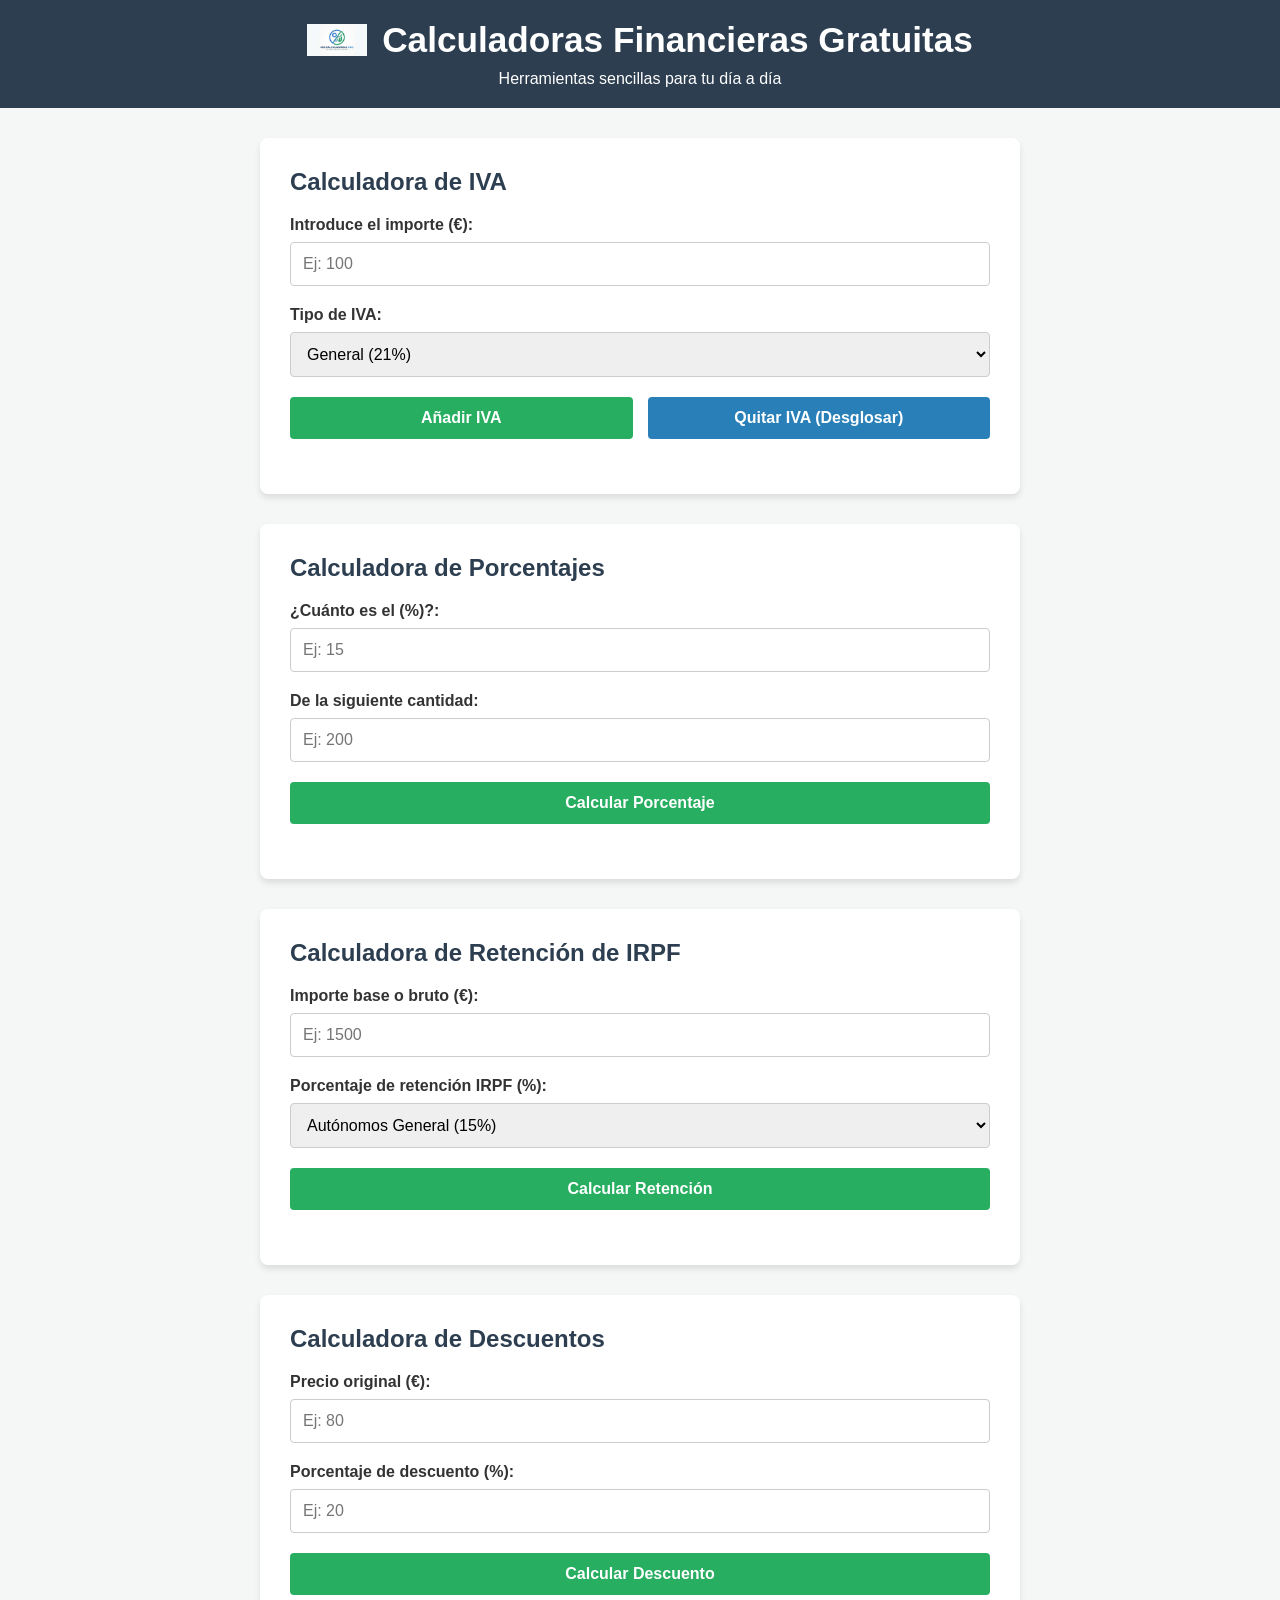
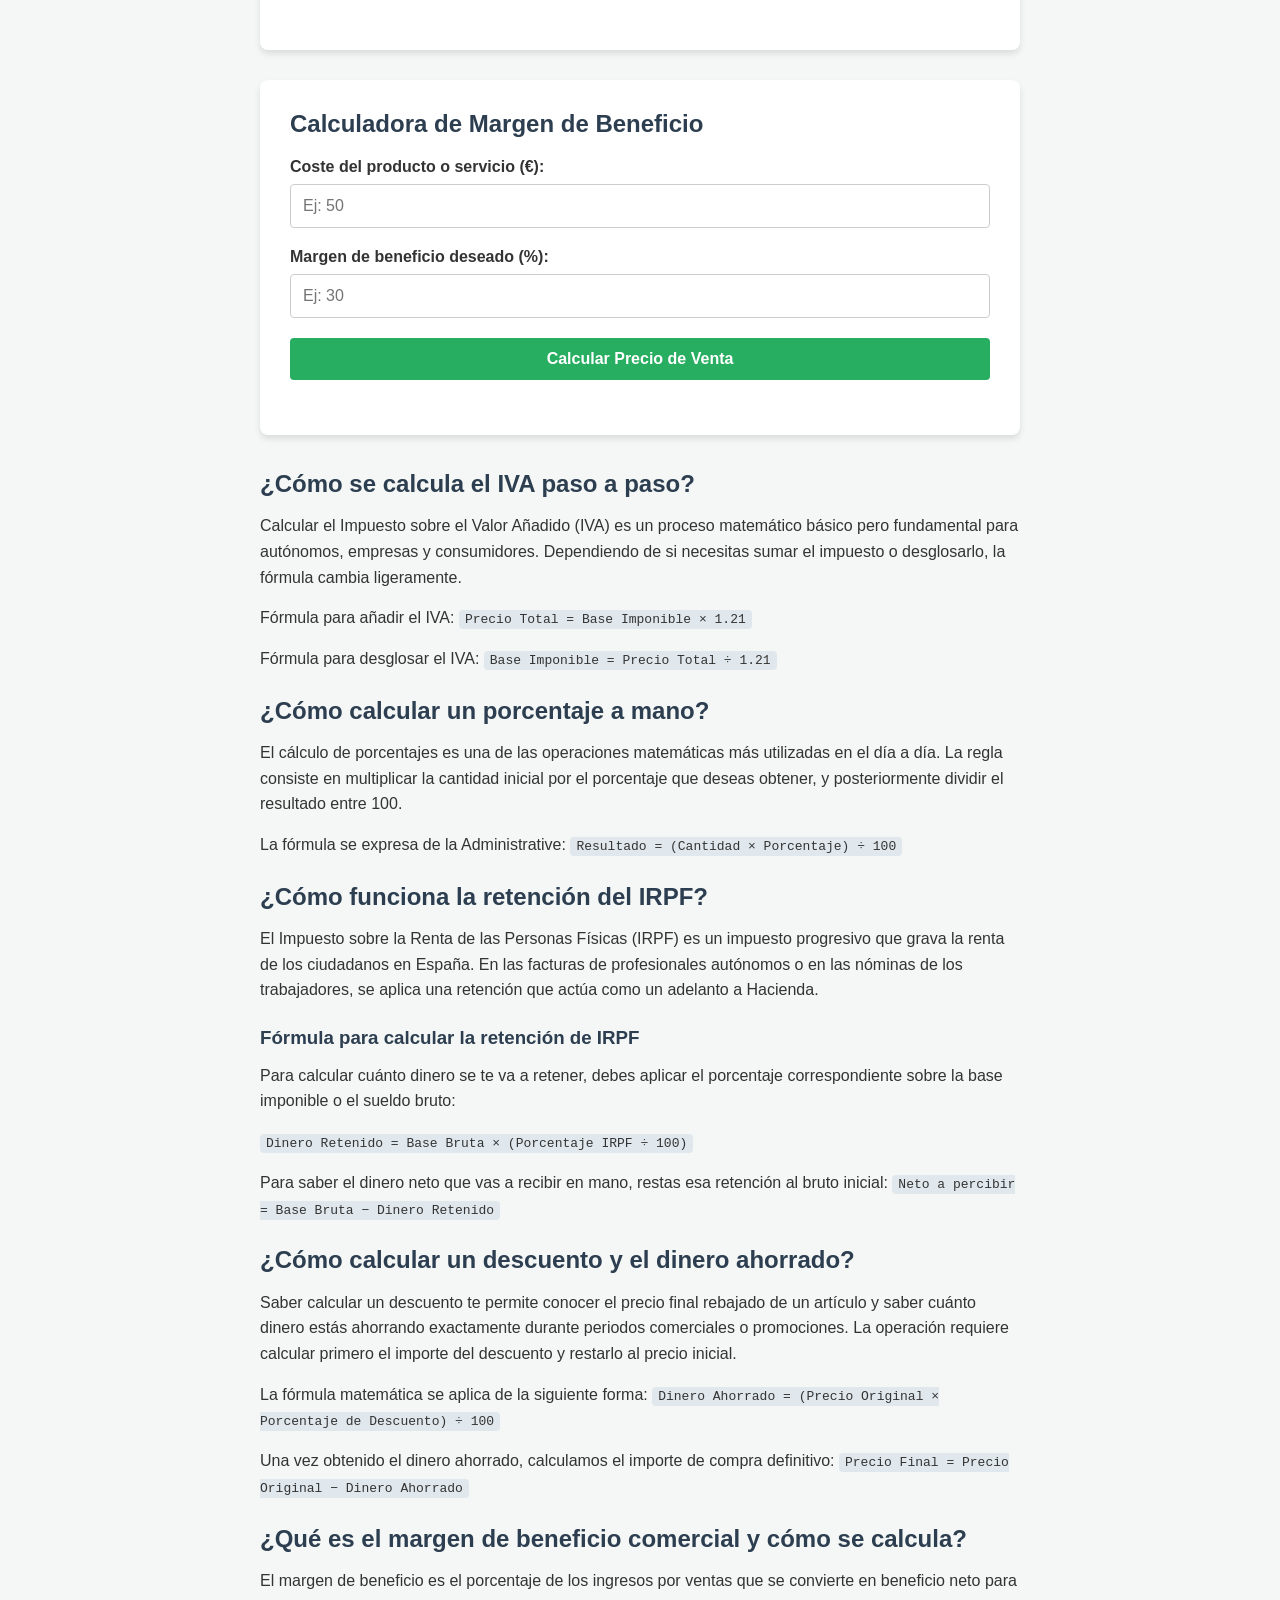
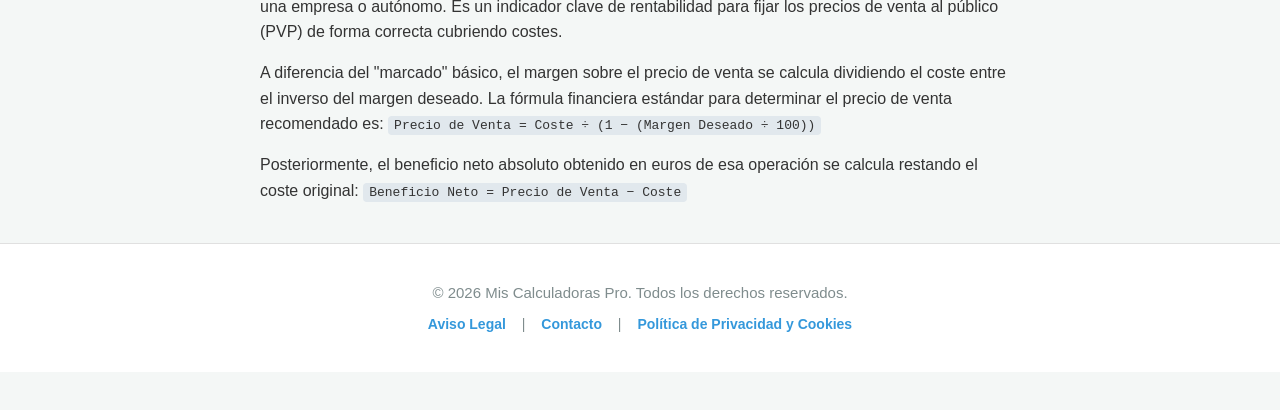
<file: index.html>
<!DOCTYPE html>
<html lang="es">
<head>
    <!-- Google tag (gtag.js) -->
    <script async src="https://www.googletagmanager.com/gtag/js?id=G-JSTEZ85753"></script>
    <script>
      window.dataLayer = window.dataLayer || [];
      function gtag(){dataLayer.push(arguments);}
      gtag('js', new Date());

      gtag('config', 'G-JSTEZ85753');
    </script>
    <link rel="canonical" href="https://miscalculadoraspro.com" />
    <link rel="icon" type="image/jpeg" href="logo.jpg" />
    <meta charset="UTF-8">
    <meta name="viewport" content="width=device-width, initial-scale=1.0">
    <title>Calculadora de IVA, IRPF, Porcentajes y Descuentos Online</title>
    <meta name="description" content="Calculadoras financieras online gratis. Calcula y desglosa el IVA (21%, 10%, 4%), retenciones de IRPF para autónomos, porcentajes, descuentos en rebajas y margen comercial al instante.">
    <link rel="stylesheet" href="styles.css">
    <script async src="https://pagead2.googlesyndication.com/pagead/js/adsbygoogle.js?client=ca-pub-8888754053179200" crossorigin="anonymous"></script>


</head>

<body>

    <header style="display: flex; flex-direction: column; align-items: center; justify-content: center; padding: 20px; text-align: center;">
        <div class="logo-contenedor" style="display: flex; align-items: center; justify-content: center; gap: 15px; margin-bottom: 5px;">
            <img src="logo.jpg" alt="Logo Mis Calculadoras Pro" style="width: 60px; height: auto; object-fit: contain;">
            <h1 style="margin: 0; font-size: 2.2rem;">Calculadoras Financieras Gratuitas</h1>
        </div>
        <p style="margin: 5px 0 0 0;">Herramientas sencillas para tu día a día</p>
    </header>


    <main class="contenedor">
        <!-- 1. CALCULADORA DE IVA -->
        <section class="caja-calculadora">
            <h2>Calculadora de IVA</h2>
            <div class="grupo-input">
                <label for="cantidad">Introduce el importe (€):</label>
                <input type="number" id="cantidad" placeholder="Ej: 100" min="0">
            </div>
            <div class="grupo-input">
                <label for="tipoIva">Tipo de IVA:</label>
                <select id="tipoIva">
                    <option value="21">General (21%)</option>
                    <option value="10">Reducido (10%)</option>
                    <option value="4">Superreducido (4%)</option>
                </select>
            </div>
            <div class="botones">
                <button onclick="calcularIva(true)">Añadir IVA</button>
                <button onclick="calcularIva(false)">Quitar IVA (Desglosar)</button>
            </div>
            <div id="resultado" class="resultado hidden">
                <p><strong>Base Imponible:</strong> <span id="resBase">0</span>€</p>
                <p><strong>Importe del IVA:</strong> <span id="resIva">0</span>€</p>
                <p class="total"><strong>Total:</strong> <span id="resTotal">0</span>€</p>
            </div>
        </section>

        <!-- 2. CALCULADORA DE PORCENTAJES -->
        <section class="caja-calculadora">
            <h2>Calculadora de Porcentajes</h2>
            <div class="grupo-input">
                <label for="porcentajeNum">¿Cuánto es el (%)?:</label>
                <input type="number" id="porcentajeNum" placeholder="Ej: 15" min="0">
            </div>
            <div class="grupo-input">
                <label for="totalNum">De la siguiente cantidad:</label>
                <input type="number" id="totalNum" placeholder="Ej: 200" min="0">
            </div>
            <div class="botones">
                <button onclick="calcularPorcentaje()">Calcular Porcentaje</button>
            </div>
            <div id="resultadoPorcentaje" class="resultado hidden">
                <p class="total"><strong>El resultado es:</strong> <span id="resPorcentaje">0</span></p>
            </div>
        </section>

        <!-- 3. CALCULADORA DE IRPF -->
        <section class="caja-calculadora">
            <h2>Calculadora de Retención de IRPF</h2>
            <div class="grupo-input">
                <label for="baseIrpf">Importe base o bruto (€):</label>
                <input type="number" id="baseIrpf" placeholder="Ej: 1500" min="0">
            </div>
            <div class="grupo-input">
                <label for="tipoIrpf">Porcentaje de retención IRPF (%):</label>
                <select id="tipoIrpf">
                    <option value="15">Autónomos General (15%)</option>
                    <option value="7">Autónomos Nuevos (7%)</option>
                    <option value="19">Capital / Alquileres (19%)</option>
                    <option value="2">Trabajadores Temporal (2%)</option>
                </select>
            </div>
            <div class="botones">
                <button onclick="calcularIrpf()">Calcular Retención</button>
            </div>
            <div id="resultadoIrpf" class="resultado hidden">
                <p><strong>Importe Retenido (Hacienda):</strong> <span id="resRetencionIrpf">0</span>€</p>
                <p class="total"><strong>Líquido a percibir (Neto):</strong> <span id="resNetoIrpf">0</span>€</p>
            </div>
        </section>

        <!-- 4. CALCULADORA DE DESCUENTOS -->
        <section class="caja-calculadora">
            <h2>Calculadora de Descuentos</h2>
            <div class="grupo-input">
                <label for="precioOriginal">Precio original (€):</label>
                <input type="number" id="precioOriginal" placeholder="Ej: 80" min="0">
            </div>
            <div class="grupo-input">
                <label for="porcentajeDescuento">Porcentaje de descuento (%):</label>
                <input type="number" id="porcentajeDescuento" placeholder="Ej: 20" min="0">
            </div>
            <div class="botones">
                <button onclick="calcularDescuento()">Calcular Descuento</button>
            </div>
            <div id="resultadoDescuento" class="resultado hidden">
                <p><strong>Dinero Ahorrado:</strong> <span id="resAhorrado">0</span>€</p>
                <p class="total"><strong>Precio Final Rebajado:</strong> <span id="resPrecioFinal">0</span>€</p>
            </div>
        </section>

        <!-- 5. CALCULADORA DE MARGEN DE BENEFICIO -->
        <section class="caja-calculadora">
            <h2>Calculadora de Margen de Beneficio</h2>
            <div class="grupo-input">
                <label for="costeProducto">Coste del producto o servicio (€):</label>
                <input type="number" id="costeProducto" placeholder="Ej: 50" min="0">
            </div>
            <div class="grupo-input">
                <label for="margenDeseado">Margen de beneficio deseado (%):</label>
                <input type="number" id="margenDeseado" placeholder="Ej: 30" min="0">
            </div>
            <div class="botones">
                <button onclick="calcularMargen()">Calcular Precio de Venta</button>
            </div>
            <div id="resultadoMargen" class="resultado hidden">
                <p><strong>Beneficio Neto:</strong> <span id="resBeneficioNeto">0</span>€</p>
                <p class="total"><strong>Precio de Venta Recomendado:</strong> <span id="resPrecioVenta">0</span>€</p>
            </div>
        </section>

        <!-- SECCIÓN DE TEXTO SEO -->
        <section class="contenido-texto">
            <h2>¿Cómo se calcula el IVA paso a paso?</h2>
            <p>Calcular el Impuesto sobre el Valor Añadido (IVA) es un proceso matemático básico pero fundamental para autónomos, empresas y consumidores. Dependiendo de si necesitas sumar el impuesto o desglosarlo, la fórmula cambia ligeramente.</p>
            <p>Fórmula para añadir el IVA: <code>Precio Total = Base Imponible × 1.21</code></p>
            <p>Fórmula para desglosar el IVA: <code>Base Imponible = Precio Total ÷ 1.21</code></p>

            <h2>¿Cómo calcular un porcentaje a mano?</h2>
            <p>El cálculo de porcentajes es una de las operaciones matemáticas más utilizadas en el día a día. La regla consiste en multiplicar la cantidad inicial por el porcentaje que deseas obtener, y posteriormente dividir el resultado entre 100.</p>
            <p>La fórmula se expresa de la Administrative: <code>Resultado = (Cantidad × Porcentaje) ÷ 100</code></p>

            <h2>¿Cómo funciona la retención del IRPF?</h2>
            <p>El Impuesto sobre la Renta de las Personas Físicas (IRPF) es un impuesto progresivo que grava la renta de los ciudadanos en España. En las facturas de profesionales autónomos o en las nóminas de los trabajadores, se aplica una retención que actúa como un adelanto a Hacienda.</p>
            <h3>Fórmula para calcular la retención de IRPF</h3>
            <p>Para calcular cuánto dinero se te va a retener, debes aplicar el porcentaje correspondiente sobre la base imponible o el sueldo bruto:</p>
            <p><code>Dinero Retenido = Base Bruta × (Porcentaje IRPF ÷ 100)</code></p>
            <p>Para saber el dinero neto que vas a recibir en mano, restas esa retención al bruto inicial: <code>Neto a percibir = Base Bruta − Dinero Retenido</code></p>
            <h2>¿Cómo calcular un descuento y el dinero ahorrado?</h2>
            <p>Saber calcular un descuento te permite conocer el precio final rebajado de un artículo y saber cuánto dinero estás ahorrando exactamente durante periodos comerciales o promociones. La operación requiere calcular primero el importe del descuento y restarlo al precio inicial.</p>
            <p>La fórmula matemática se aplica de la siguiente forma: <code>Dinero Ahorrado = (Precio Original × Porcentaje de Descuento) ÷ 100</code></p>
            <p>Una vez obtenido el dinero ahorrado, calculamos el importe de compra definitivo: <code>Precio Final = Precio Original − Dinero Ahorrado</code></p>

            <h2>¿Qué es el margen de beneficio comercial y cómo se calcula?</h2>
            <p>El margen de beneficio es el porcentaje de los ingresos por ventas que se convierte en beneficio neto para una empresa o autónomo. Es un indicador clave de rentabilidad para fijar los precios de venta al público (PVP) de forma correcta cubriendo costes.</p>
            <p>A diferencia del "marcado" básico, el margen sobre el precio de venta se calcula dividiendo el coste entre el inverso del margen deseado. La fórmula financiera estándar para determinar el precio de venta recomendado es: <code>Precio de Venta = Coste ÷ (1 − (Margen Deseado ÷ 100))</code></p>
            <p>Posteriormente, el beneficio neto absoluto obtenido en euros de esa operación se calcula restando el coste original: <code>Beneficio Neto = Precio de Venta − Coste</code></p>
        </section>
    </main>

            <footer style="text-align: center; padding: 40px 20px; color: #7f8c8d; background-color: #ffffff; border-top: 1px solid #e0e0e0; margin-top: 40px; display: block; width: 100%; box-sizing: border-box; clear: both;">
        <p style="margin: 0; font-size: 15px;">&copy; 2026 Mis Calculadoras Pro. Todos los derechos reservados.</p>
        <p style="margin-top: 15px; font-size: 14px;">
            <a href="aviso-legal.html" style="color: #3498db; text-decoration: none; font-weight: bold; margin: 0 12px;">Aviso Legal</a> | 
            <a href="contacto.html" style="color: #3498db; text-decoration: none; font-weight: bold; margin: 0 12px;">Contacto</a> | 
            <a href="privacidad.html" style="color: #3498db; text-decoration: none; font-weight: bold; margin: 0 12px;">Política de Privacidad y Cookies</a>
        </p>
    </footer>
    <script src="script.js"></script>
</body>
</html>
</file>
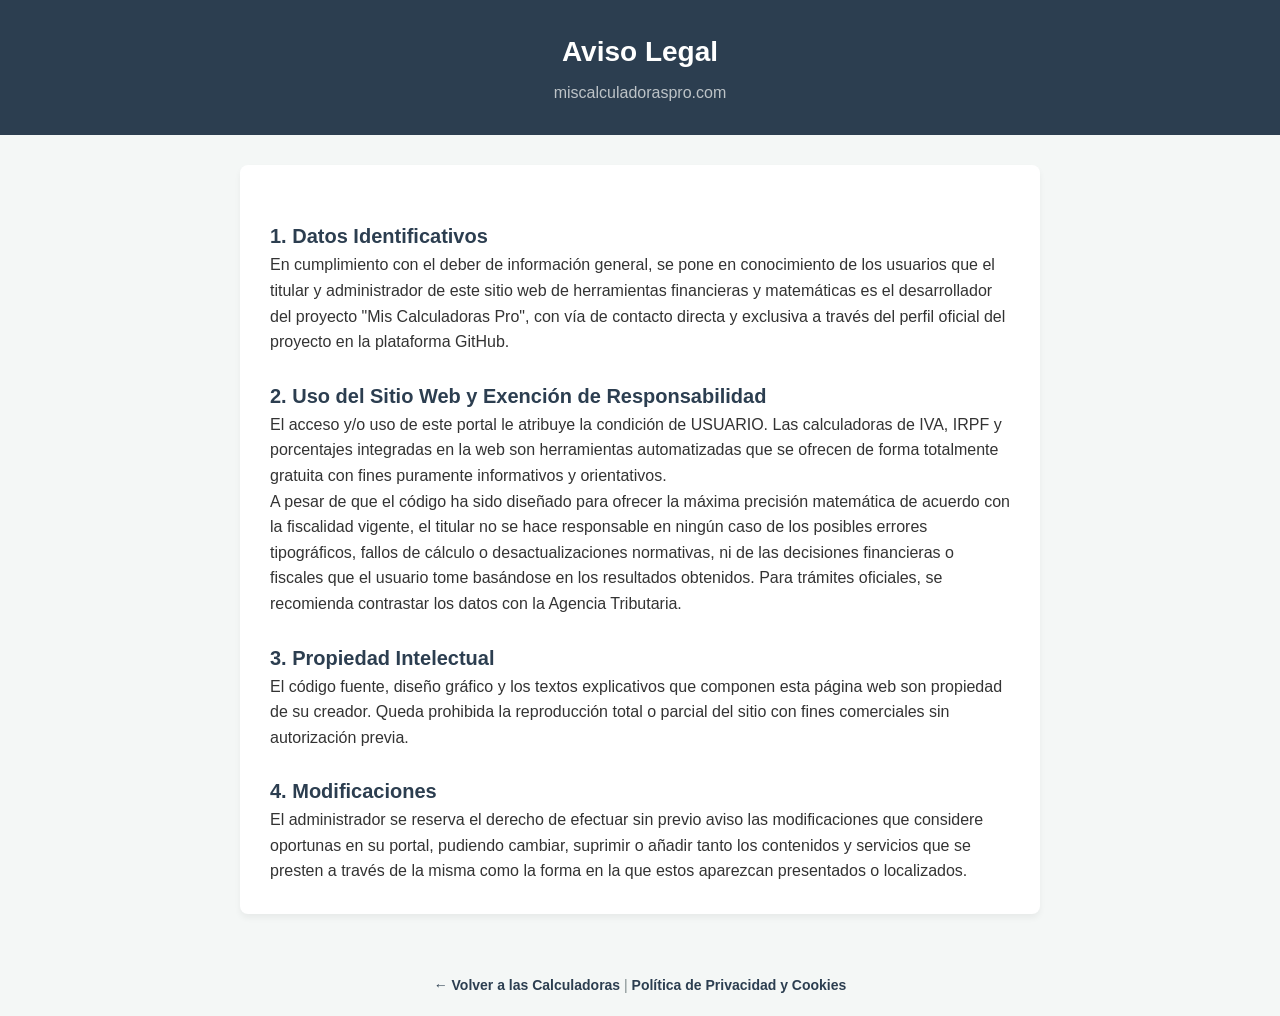
<file: aviso-legal.html>
<!DOCTYPE html>
<html lang="es">
<head>
    <!-- Google tag (gtag.js) -->
<script async src="https://www.googletagmanager.com/gtag/js?id=G-JSTEZ85753"></script>
<script>
  window.dataLayer = window.dataLayer || [];
  function gtag(){dataLayer.push(arguments);}
  gtag('js', new Date());

  gtag('config', 'G-JSTEZ85753');
</script>

    <meta charset="UTF-8">
    <meta name="viewport" content="width=device-width, initial-scale=1.0">
    <title>Aviso Legal - Mis Calculadoras Pro</title>
    <link rel="stylesheet" href="styles.css">
    <style>
        /* Estilos rápidos para centrar el texto legal igual que tu página de privacidad */
        body {
            font-family: Arial, sans-serif;
            line-height: 1.6;
            color: #333;
            background-color: #f4f7f6;
            margin: 0;
            padding: 0;
        }
        .header-legal {
            background-color: #2c3e50;
            color: white;
            text-align: center;
            padding: 30px 20px;
        }
        .header-legal h1 { margin: 0; font-size: 28px; }
        .header-legal p { margin: 5px 0 0 0; color: #bdc3c7; }
        .contenido-legal {
            max-width: 800px;
            margin: 30px auto;
            background: white;
            padding: 30px;
            border-radius: 8px;
            box-shadow: 0 4px 6px rgba(0,0,0,0.05);
        }
        h2 { color: #2c3e50; font-size: 20px; margin-top: 25px; }
        footer { text-align: center; padding: 20px; color: #7f8c8d; font-size: 14px; }
        footer a { color: #2c3e50; text-shadow: none; font-weight: bold; text-decoration: none; }
    </style>
</head>
</script>

<body>

    <header class="header-legal">
        <h1>Aviso Legal</h1>
        <p>miscalculadoraspro.com</p>
    </header>

    <main class="contenido-legal">
        <h2>1. Datos Identificativos</h2>
        <p>En cumplimiento con el deber de información general, se pone en conocimiento de los usuarios que el titular y administrador de este sitio web de herramientas financieras y matemáticas es el desarrollador del proyecto "Mis Calculadoras Pro", con vía de contacto directa y exclusiva a través del perfil oficial del proyecto en la plataforma GitHub.</p>

        <h2>2. Uso del Sitio Web y Exención de Responsabilidad</h2>
        <p>El acceso y/o uso de este portal le atribuye la condición de USUARIO. Las calculadoras de IVA, IRPF y porcentajes integradas en la web son herramientas automatizadas que se ofrecen de forma totalmente gratuita con fines puramente informativos y orientativos.</p>
        <p>A pesar de que el código ha sido diseñado para ofrecer la máxima precisión matemática de acuerdo con la fiscalidad vigente, el titular no se hace responsable en ningún caso de los posibles errores tipográficos, fallos de cálculo o desactualizaciones normativas, ni de las decisiones financieras o fiscales que el usuario tome basándose en los resultados obtenidos. Para trámites oficiales, se recomienda contrastar los datos con la Agencia Tributaria.</p>

        <h2>3. Propiedad Intelectual</h2>
        <p>El código fuente, diseño gráfico y los textos explicativos que componen esta página web son propiedad de su creador. Queda prohibida la reproducción total o parcial del sitio con fines comerciales sin autorización previa.</p>

        <h2>4. Modificaciones</h2>
        <p>El administrador se reserva el derecho de efectuar sin previo aviso las modificaciones que considere oportunas en su portal, pudiendo cambiar, suprimir o añadir tanto los contenidos y servicios que se presten a través de la misma como la forma en la que estos aparezcan presentados o localizados.</p>
    </main>

    <footer>
        <p><a href="index.html">← Volver a las Calculadoras</a> | <a href="privacidad.html">Política de Privacidad y Cookies</a></p>
    </footer>

</body>
</html>
</file>
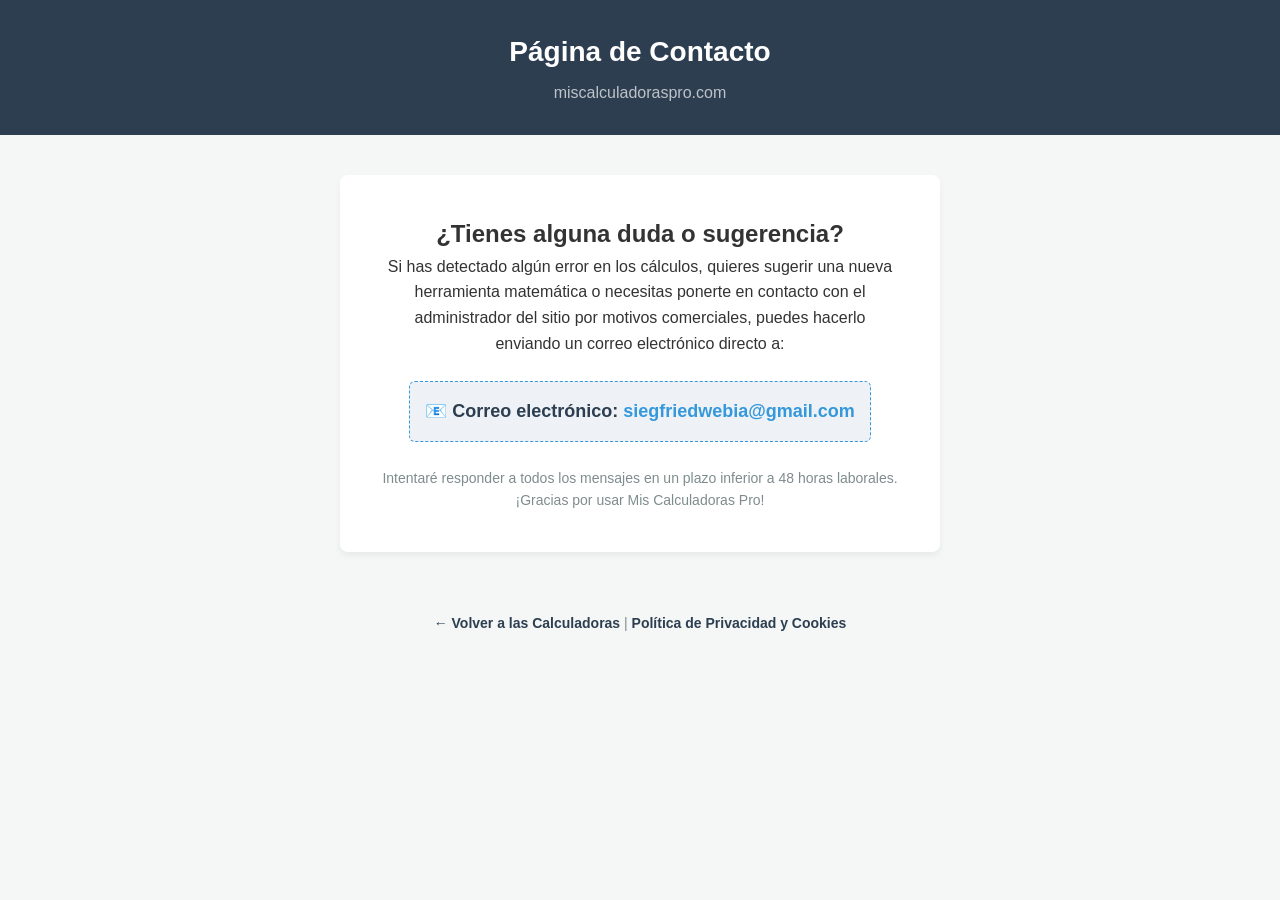
<file: contacto.html>
<!DOCTYPE html>
<html lang="es">
<head>
    <!-- Google tag (gtag.js) -->
<script async src="https://www.googletagmanager.com/gtag/js?id=G-JSTEZ85753"></script>
<script>
  window.dataLayer = window.dataLayer || [];
  function gtag(){dataLayer.push(arguments);}
  gtag('js', new Date());

  gtag('config', 'G-JSTEZ85753');
</script>

    <meta charset="UTF-8">
    <meta name="viewport" content="width=device-width, initial-scale=1.0">
    <title>Contacto - Mis Calculadoras Pro</title>
    <link rel="stylesheet" href="styles.css">
    <style>
        body {
            font-family: Arial, sans-serif;
            line-height: 1.6;
            color: #333;
            background-color: #f4f7f6;
            margin: 0;
            padding: 0;
        }
        .header-legal {
            background-color: #2c3e50;
            color: white;
            text-align: center;
            padding: 30px 20px;
        }
        .header-legal h1 { margin: 0; font-size: 28px; }
        .header-legal p { margin: 5px 0 0 0; color: #bdc3c7; }
        .contenido-legal {
            max-width: 600px;
            margin: 40px auto;
            background: white;
            padding: 40px;
            border-radius: 8px;
            box-shadow: 0 4px 6px rgba(0,0,0,0.05);
            text-align: center;
        }
        .correo-box {
            background-color: #eef2f7;
            padding: 15px;
            border-radius: 6px;
            font-size: 18px;
            font-weight: bold;
            color: #2c3e50;
            margin: 25px 0;
            display: inline-block;
            border: 1px dashed #3498db;
        }
        .correo-box a {
            color: #3498db;
            text-decoration: none;
        }
        footer { text-align: center; padding: 20px; color: #7f8c8d; font-size: 14px; margin-top: 20px; }
        footer a { color: #2c3e50; font-weight: bold; text-decoration: none; }
    </style>
</head>
</script>

<body>

    <header class="header-legal">
        <h1>Página de Contacto</h1>
        <p>miscalculadoraspro.com</p>
    </header>

    <main class="contenido-legal">
        <h2>¿Tienes alguna duda o sugerencia?</h2>
        <p>Si has detectado algún error en los cálculos, quieres sugerir una nueva herramienta matemática o necesitas ponerte en contacto con el administrador del sitio por motivos comerciales, puedes hacerlo enviando un correo electrónico directo a:</p>
        
        <div class="correo-box">
            📧 Correo electrónico: <a href="mailto:siegfriedwebia@gmail.com">siegfriedwebia@gmail.com</a>
        </div>

        <p style="font-size: 14px; color: #7f8c8d;">Intentaré responder a todos los mensajes en un plazo inferior a 48 horas laborales. ¡Gracias por usar Mis Calculadoras Pro!</p>
    </main>

    <footer>
        <p><a href="index.html">← Volver a las Calculadoras</a> | <a href="privacidad.html">Política de Privacidad y Cookies</a></p>
    </footer>

</body>
</html>
</file>
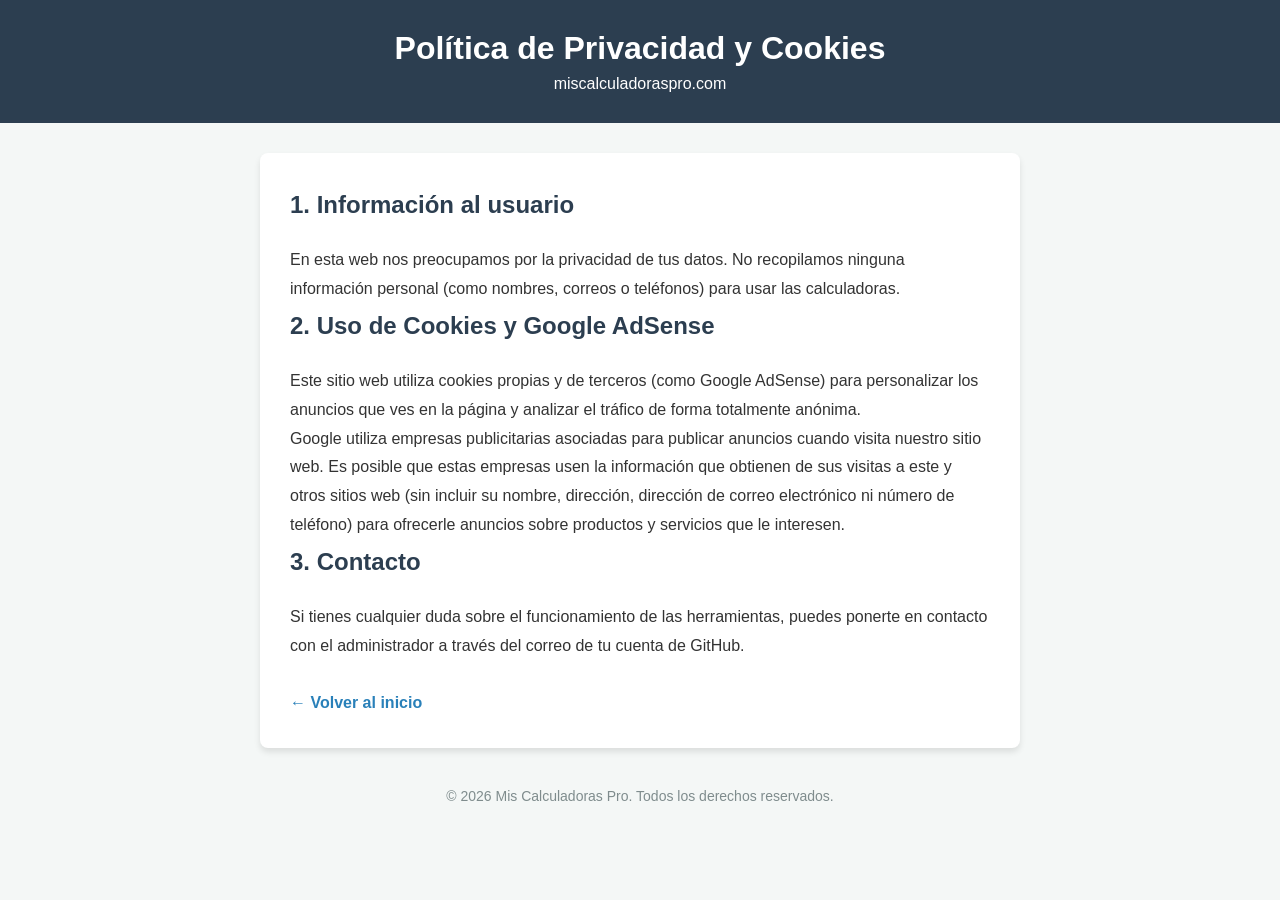
<file: privacidad.html>
<!DOCTYPE html>
<html lang="es">
<head>
    <!-- Google tag (gtag.js) -->
<script async src="https://www.googletagmanager.com/gtag/js?id=G-JSTEZ85753"></script>
<script>
  window.dataLayer = window.dataLayer || [];
  function gtag(){dataLayer.push(arguments);}
  gtag('js', new Date());

  gtag('config', 'G-JSTEZ85753');
</script>

    <script async src="https://pagead2.googlesyndication.com/pagead/js/adsbygoogle.js?client=ca-pub-8888754053179200"
     crossorigin="anonymous"></script>
    <meta charset="UTF-8">
    <meta name="viewport" content="width=device-width, initial-scale=1.0">
    <title>Política de Privacidad y Cookies - Mis Calculadoras Pro</title>
    <link rel="stylesheet" href="styles.css">
</head>
<body>
    <header>
        <h1>Política de Privacidad y Cookies</h1>
        <p>miscalculadoraspro.com</p>
    </header>
    <main class="contenedor">
        <section class="caja-calculadora" style="line-height: 1.8;">
            <h2>1. Información al usuario</h2>
            <p>En esta web nos preocupamos por la privacidad de tus datos. No recopilamos ninguna información personal (como nombres, correos o teléfonos) para usar las calculadoras.</p>
            
            <h2>2. Uso de Cookies y Google AdSense</h2>
            <p>Este sitio web utiliza cookies propias y de terceros (como Google AdSense) para personalizar los anuncios que ves en la página y analizar el tráfico de forma totalmente anónima.</p>
            <p>Google utiliza empresas publicitarias asociadas para publicar anuncios cuando visita nuestro sitio web. Es posible que estas empresas usen la información que obtienen de sus visitas a este y otros sitios web (sin incluir su nombre, dirección, dirección de correo electrónico ni número de teléfono) para ofrecerle anuncios sobre productos y servicios que le interesen.</p>
            
            <h2>3. Contacto</h2>
            <p>Si tienes cualquier duda sobre el funcionamiento de las herramientas, puedes ponerte en contacto con el administrador a través del correo de tu cuenta de GitHub.</p>
            <br>
            <p><a href="index.html" style="color: #2980b9; font-weight: bold; text-decoration: none;">← Volver al inicio</a></p>
        </section>
    </main>
    <footer>
        <p>&copy; 2026 Mis Calculadoras Pro. Todos los derechos reservados.</p>
    </footer>
</body>
</html>
</file>
<file: styles.css>
* {
    box-sizing: border-box;
    margin: 0;
    padding: 0;
    font-family: 'Segoe UI', Tahoma, Geneva, Verdana, sans-serif;
}

body {
    background-color: #f4f7f6;
    color: #333;
    padding-bottom: 40px;
}

header {
    background-color: #2c3e50;
    color: white;
    text-align: center;
    padding: 30px 20px;
}

header h1 {
    margin-bottom: 8px;
}

.contenedor {
    max-width: 800px;
    margin: 30px auto;
    padding: 0 20px;
}

.caja-calculadora {
    background: white;
    padding: 30px;
    border-radius: 8px;
    box-shadow: 0 4px 6px rgba(0,0,0,0.1);
    margin-bottom: 30px;
}

.caja-calculadora h2 {
    margin-bottom: 20px;
    color: #2c3e50;
}

.grupo-input {
    margin-bottom: 20px;
}

.grupo-input label {
    display: block;
    margin-bottom: 8px;
    font-weight: 600;
}

.grupo-input input, .grupo-input select {
    width: 100%;
    padding: 12px;
    border: 1px solid #ccc;
    border-radius: 4px;
    font-size: 16px;
}

.botones {
    display: flex;
    gap: 15px;
    margin-bottom: 25px;
}

button {
    flex: 1;
    padding: 12px;
    background-color: #27ae60;
    color: white;
    border: none;
    border-radius: 4px;
    font-size: 16px;
    font-weight: bold;
    cursor: pointer;
    transition: background 0.2s;
}

button:hover {
    background-color: #219653;
}

button:nth-child(2) {
    background-color: #2980b9;
}

button:nth-child(2):hover {
    background-color: #2471a3;
}

.resultado {
    background-color: #e8f4f8;
    padding: 20px;
    border-radius: 6px;
    border-left: 5px solid #2980b9;
}

.resultado p {
    margin-bottom: 10px;
    font-size: 18px;
}

.resultado .total {
    font-size: 22px;
    color: #2c3e50;
    border-top: 1px solid #d0d7de;
    padding-top: 10px;
    margin-bottom: 0;
}

.hidden {
    display: none;
}

.contenido-texto {
    line-height: 1.6;
}

.contenido-texto h2, .contenido-texto h3 {
    margin: 20px 0 10px 0;
    color: #2c3e50;
}

.contenido-texto p {
    margin-bottom: 15px;
}

code {
    background: #e1e8ed;
    padding: 2px 6px;
    border-radius: 4px;
    font-family: monospace;
}

footer {
    text-align: center;
    color: #7f8c8d;
    font-size: 14px;
    margin-top: 40px;
}
</file>
